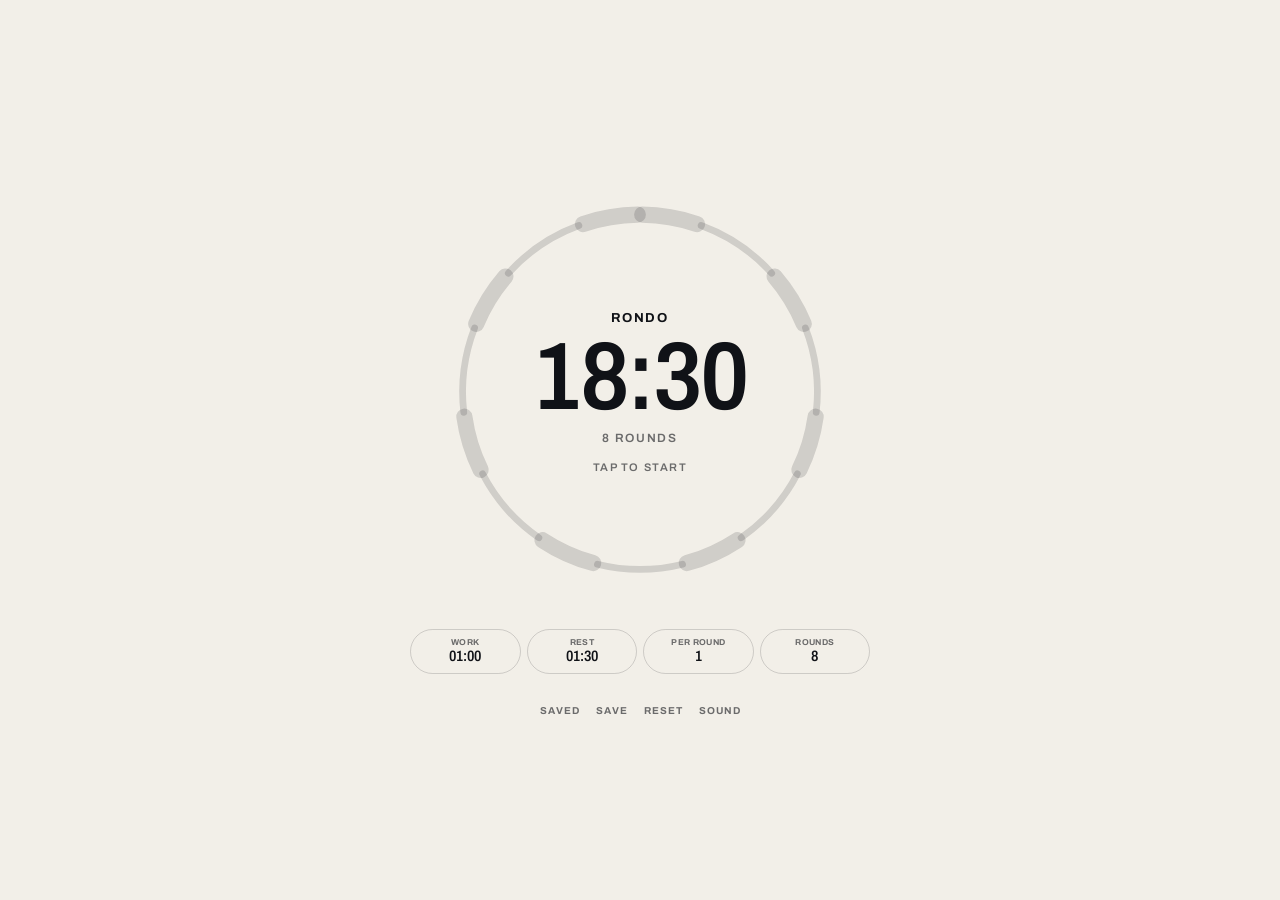
<file: web/index.html>
<!DOCTYPE html>
<html lang="nl">
<head>
<meta charset="utf-8">
<meta name="viewport" content="width=device-width, initial-scale=1, maximum-scale=1">
<title>Rondo</title>
<meta name="description" content="Intervaltraining als cirkelpartituur.">
<meta name="theme-color" content="#f2efe8" media="(prefers-color-scheme: light)">
<meta name="theme-color" content="#101217" media="(prefers-color-scheme: dark)">
<meta name="apple-mobile-web-app-capable" content="yes">
<meta name="mobile-web-app-capable" content="yes">
<meta name="apple-mobile-web-app-status-bar-style" content="default">
<meta name="apple-mobile-web-app-title" content="Rondo">
<link rel="manifest" href="manifest.webmanifest">
<link rel="apple-touch-icon" href="icons/icon-180.png">
<link rel="icon" href="icons/icon-192.png">
<link rel="preconnect" href="https://fonts.googleapis.com">
<link rel="preconnect" href="https://fonts.gstatic.com" crossorigin>
<link rel="stylesheet" href="https://fonts.googleapis.com/css2?family=Archivo:wdth,wght@62..125,400..700&display=swap">
<link rel="stylesheet" href="styles.css">
</head>
<body>

<main class="stage" id="stage">

  <!-- De cirkelpartituur -->
  <button class="score" id="score" type="button" aria-label="Starten">
    <svg class="ring" id="ring" viewBox="0 0 320 320" aria-hidden="true">
      <g id="arcsDone"></g>
      <g id="arcsNext"></g>
      <g id="arcsNow"></g>
    </svg>

    <div class="readout">
      <span class="phase" id="phase">Rondo</span>
      <span class="clock" id="clock">18:30</span>
      <span class="meta" id="meta">8 rondes · 18:30</span>
      <span class="cue" id="cue">tik om te starten</span>
    </div>
  </button>

  <!-- Instellingen -->
  <nav class="chips" id="chips" aria-label="Instellingen" data-i18n-aria="settings">
    <button class="chip" type="button" data-field="work"><small data-i18n="work">Arbeid</small><b id="vWork">00:45</b></button>
    <button class="chip" type="button" data-field="rest"><small data-i18n="rest">Rust</small><b id="vRest">01:15</b></button>
    <button class="chip" type="button" data-field="exercises"><small data-i18n="perRound">Per ronde</small><b id="vExercises">1</b></button>
    <button class="chip" type="button" data-field="rounds"><small data-i18n="rounds">Rondes</small><b id="vRounds">8</b></button>
    <button class="chip" type="button" data-field="resetRound"><small data-i18n="pause">Pauze</small><b id="vResetRound">00:00</b></button>
  </nav>

  <div class="bar">
    <button class="link" id="btnLibrary" type="button" data-i18n="saved">Bewaard</button>
    <button class="link" id="btnSave" type="button" data-i18n="save">Opslaan</button>
    <button class="link" id="btnReset" type="button" data-i18n="reset">Herstel</button>
    <button class="link" id="btnSound" type="button" aria-pressed="true" data-i18n="sound">Geluid</button>
  </div>
</main>

<!-- Bewerken -->
<div class="sheet-wrap" id="editWrap" hidden>
  <div class="scrim" data-close></div>
  <section class="sheet" role="dialog" aria-modal="true" aria-labelledby="editTitle">
    <h2 id="editTitle">Arbeid</h2>
    <p class="sheet-note" id="editNote" hidden></p>
    <div class="dial">
      <button class="nudge" id="less" type="button" aria-label="Minder" data-i18n-aria="less">–</button>
      <output class="dial-value" id="editValue">00:45</output>
      <button class="nudge" id="more" type="button" aria-label="Meer" data-i18n-aria="more">+</button>
    </div>
    <div class="presets" id="presets"></div>
    <div class="sheet-bar">
      <button class="link" data-close type="button" data-i18n="cancel">Annuleren</button>
      <button class="solid" id="editOk" type="button" data-i18n="done">Klaar</button>
    </div>
  </section>
</div>

<!-- Bewaarde trainingen -->
<div class="sheet-wrap" id="libWrap" hidden>
  <div class="scrim" data-close></div>
  <section class="sheet" role="dialog" aria-modal="true" aria-labelledby="libTitle">
    <h2 id="libTitle" data-i18n="library">Bewaarde trainingen</h2>
    <div class="library" id="library"></div>
    <div class="sheet-bar">
      <button class="link" data-close type="button" data-i18n="close">Sluiten</button>
    </div>
  </section>
</div>

<script src="app.js"></script>
</body>
</html>
</file>
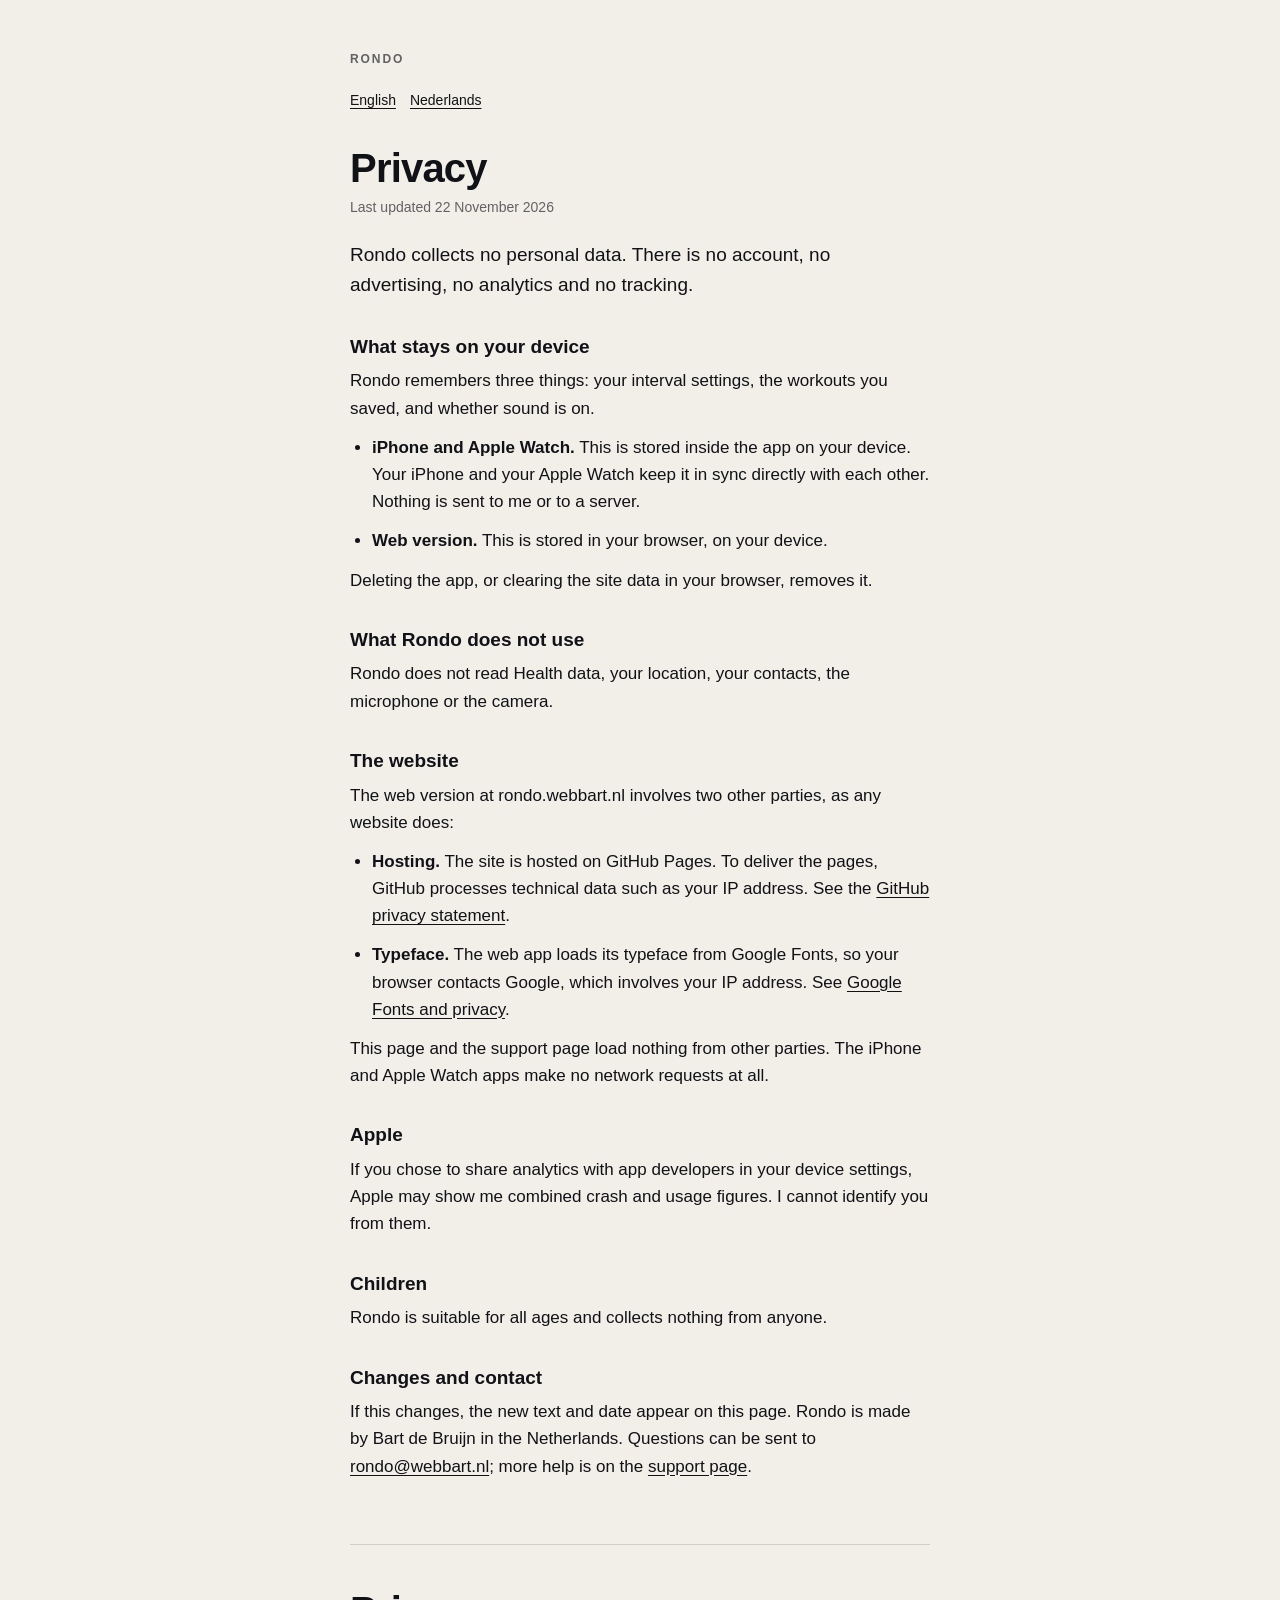
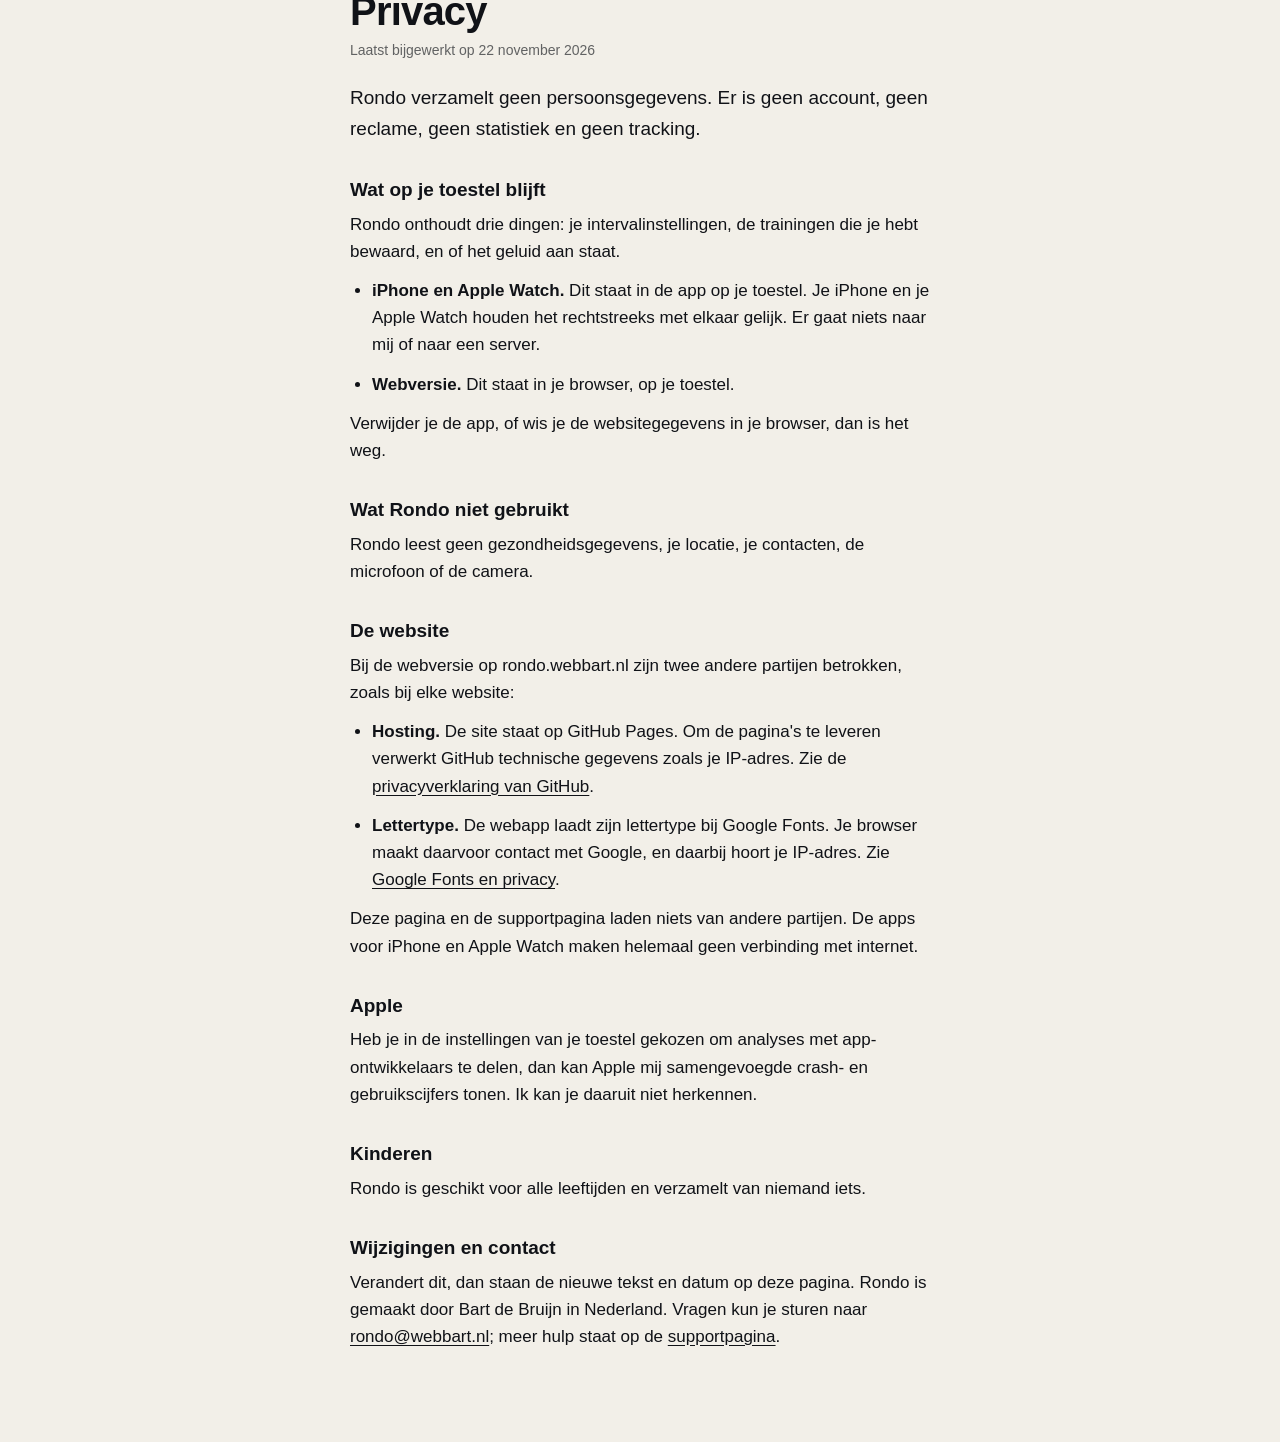
<file: web/privacy.html>
<!DOCTYPE html>
<html lang="en">
<head>
<meta charset="utf-8">
<meta name="viewport" content="width=device-width, initial-scale=1">
<title>Rondo · Privacy</title>
<meta name="description" content="What Rondo does and does not do with your data.">
<meta name="theme-color" content="#f2efe8" media="(prefers-color-scheme: light)">
<meta name="theme-color" content="#101217" media="(prefers-color-scheme: dark)">
<link rel="icon" href="icons/icon-192.png">
<style>
:root { --bg:#f2efe8; --fg:#101217; --mute:rgba(16,18,23,.64); --hair:rgba(16,18,23,.15); --accent:#e31b50; }
@media (prefers-color-scheme: dark) {
  :root { --bg:#101217; --fg:#f2efe8; --mute:rgba(242,239,232,.62); --hair:rgba(242,239,232,.16); --accent:#ff2e63; }
}
* { box-sizing: border-box; }
html { background: var(--bg); }
body { margin: 0; background: var(--bg); color: var(--fg);
  font: 17px/1.6 -apple-system, BlinkMacSystemFont, "Segoe UI", Roboto, "Helvetica Neue", Arial, sans-serif; }
main { max-width: 66ch; margin: 0 auto; padding: 44px 22px 80px; }
.brand { font-size: 12px; font-weight: 700; letter-spacing: .16em; text-transform: uppercase; color: var(--mute); text-decoration: none; }
nav.lang { margin: 18px 0 34px; font-size: 14px; }
nav.lang a { color: var(--fg); margin-right: 14px; }
h1 { font-size: clamp(30px, 6vw, 40px); line-height: 1.1; letter-spacing: -.02em; margin: 0 0 6px; text-wrap: balance; }
h2 { font-size: 19px; line-height: 1.3; margin: 34px 0 8px; text-wrap: balance; }
p, li { margin: 0 0 12px; }
ul { padding-left: 22px; margin: 0 0 12px; }
.lede { font-size: 19px; }
.date { color: var(--mute); font-size: 14px; margin-bottom: 22px; }
a { color: var(--fg); text-underline-offset: 3px; }
a:focus-visible { outline: 2px solid var(--accent); outline-offset: 3px; border-radius: 3px; }
section + section { margin-top: 64px; padding-top: 44px; border-top: 1px solid var(--hair); }
</style>
</head>
<body>
<main>
<a class="brand" href="./">Rondo</a>
<nav class="lang" aria-label="Language"><a href="#en">English</a><a href="#nl">Nederlands</a></nav>

<section id="en" lang="en">
<h1>Privacy</h1>
<p class="date">Last updated 22 November 2026</p>
<p class="lede">Rondo collects no personal data. There is no account, no advertising, no analytics and no tracking.</p>

<h2>What stays on your device</h2>
<p>Rondo remembers three things: your interval settings, the workouts you saved, and whether sound is on.</p>
<ul>
<li><strong>iPhone and Apple Watch.</strong> This is stored inside the app on your device. Your iPhone and your Apple Watch keep it in sync directly with each other. Nothing is sent to me or to a server.</li>
<li><strong>Web version.</strong> This is stored in your browser, on your device.</li>
</ul>
<p>Deleting the app, or clearing the site data in your browser, removes it.</p>

<h2>What Rondo does not use</h2>
<p>Rondo does not read Health data, your location, your contacts, the microphone or the camera.</p>

<h2>The website</h2>
<p>The web version at rondo.webbart.nl involves two other parties, as any website does:</p>
<ul>
<li><strong>Hosting.</strong> The site is hosted on GitHub Pages. To deliver the pages, GitHub processes technical data such as your IP address. See the <a href="https://docs.github.com/site-policy/privacy-policies/github-general-privacy-statement">GitHub privacy statement</a>.</li>
<li><strong>Typeface.</strong> The web app loads its typeface from Google Fonts, so your browser contacts Google, which involves your IP address. See <a href="https://developers.google.com/fonts/faq/privacy">Google Fonts and privacy</a>.</li>
</ul>
<p>This page and the support page load nothing from other parties. The iPhone and Apple Watch apps make no network requests at all.</p>

<h2>Apple</h2>
<p>If you chose to share analytics with app developers in your device settings, Apple may show me combined crash and usage figures. I cannot identify you from them.</p>

<h2>Children</h2>
<p>Rondo is suitable for all ages and collects nothing from anyone.</p>

<h2>Changes and contact</h2>
<p>If this changes, the new text and date appear on this page. Rondo is made by Bart de Bruijn in the Netherlands. Questions can be sent to <a href="mailto:rondo@webbart.nl">rondo@webbart.nl</a>; more help is on the <a href="support.html">support page</a>.</p>
</section>

<section id="nl" lang="nl">
<h1>Privacy</h1>
<p class="date">Laatst bijgewerkt op 22 november 2026</p>
<p class="lede">Rondo verzamelt geen persoonsgegevens. Er is geen account, geen reclame, geen statistiek en geen tracking.</p>

<h2>Wat op je toestel blijft</h2>
<p>Rondo onthoudt drie dingen: je intervalinstellingen, de trainingen die je hebt bewaard, en of het geluid aan staat.</p>
<ul>
<li><strong>iPhone en Apple Watch.</strong> Dit staat in de app op je toestel. Je iPhone en je Apple Watch houden het rechtstreeks met elkaar gelijk. Er gaat niets naar mij of naar een server.</li>
<li><strong>Webversie.</strong> Dit staat in je browser, op je toestel.</li>
</ul>
<p>Verwijder je de app, of wis je de websitegegevens in je browser, dan is het weg.</p>

<h2>Wat Rondo niet gebruikt</h2>
<p>Rondo leest geen gezondheidsgegevens, je locatie, je contacten, de microfoon of de camera.</p>

<h2>De website</h2>
<p>Bij de webversie op rondo.webbart.nl zijn twee andere partijen betrokken, zoals bij elke website:</p>
<ul>
<li><strong>Hosting.</strong> De site staat op GitHub Pages. Om de pagina's te leveren verwerkt GitHub technische gegevens zoals je IP-adres. Zie de <a href="https://docs.github.com/site-policy/privacy-policies/github-general-privacy-statement">privacyverklaring van GitHub</a>.</li>
<li><strong>Lettertype.</strong> De webapp laadt zijn lettertype bij Google Fonts. Je browser maakt daarvoor contact met Google, en daarbij hoort je IP-adres. Zie <a href="https://developers.google.com/fonts/faq/privacy">Google Fonts en privacy</a>.</li>
</ul>
<p>Deze pagina en de supportpagina laden niets van andere partijen. De apps voor iPhone en Apple Watch maken helemaal geen verbinding met internet.</p>

<h2>Apple</h2>
<p>Heb je in de instellingen van je toestel gekozen om analyses met app-ontwikkelaars te delen, dan kan Apple mij samengevoegde crash- en gebruikscijfers tonen. Ik kan je daaruit niet herkennen.</p>

<h2>Kinderen</h2>
<p>Rondo is geschikt voor alle leeftijden en verzamelt van niemand iets.</p>

<h2>Wijzigingen en contact</h2>
<p>Verandert dit, dan staan de nieuwe tekst en datum op deze pagina. Rondo is gemaakt door Bart de Bruijn in Nederland. Vragen kun je sturen naar <a href="mailto:rondo@webbart.nl">rondo@webbart.nl</a>; meer hulp staat op de <a href="support.html">supportpagina</a>.</p>
</section>

</main>
</body>
</html>
</file>
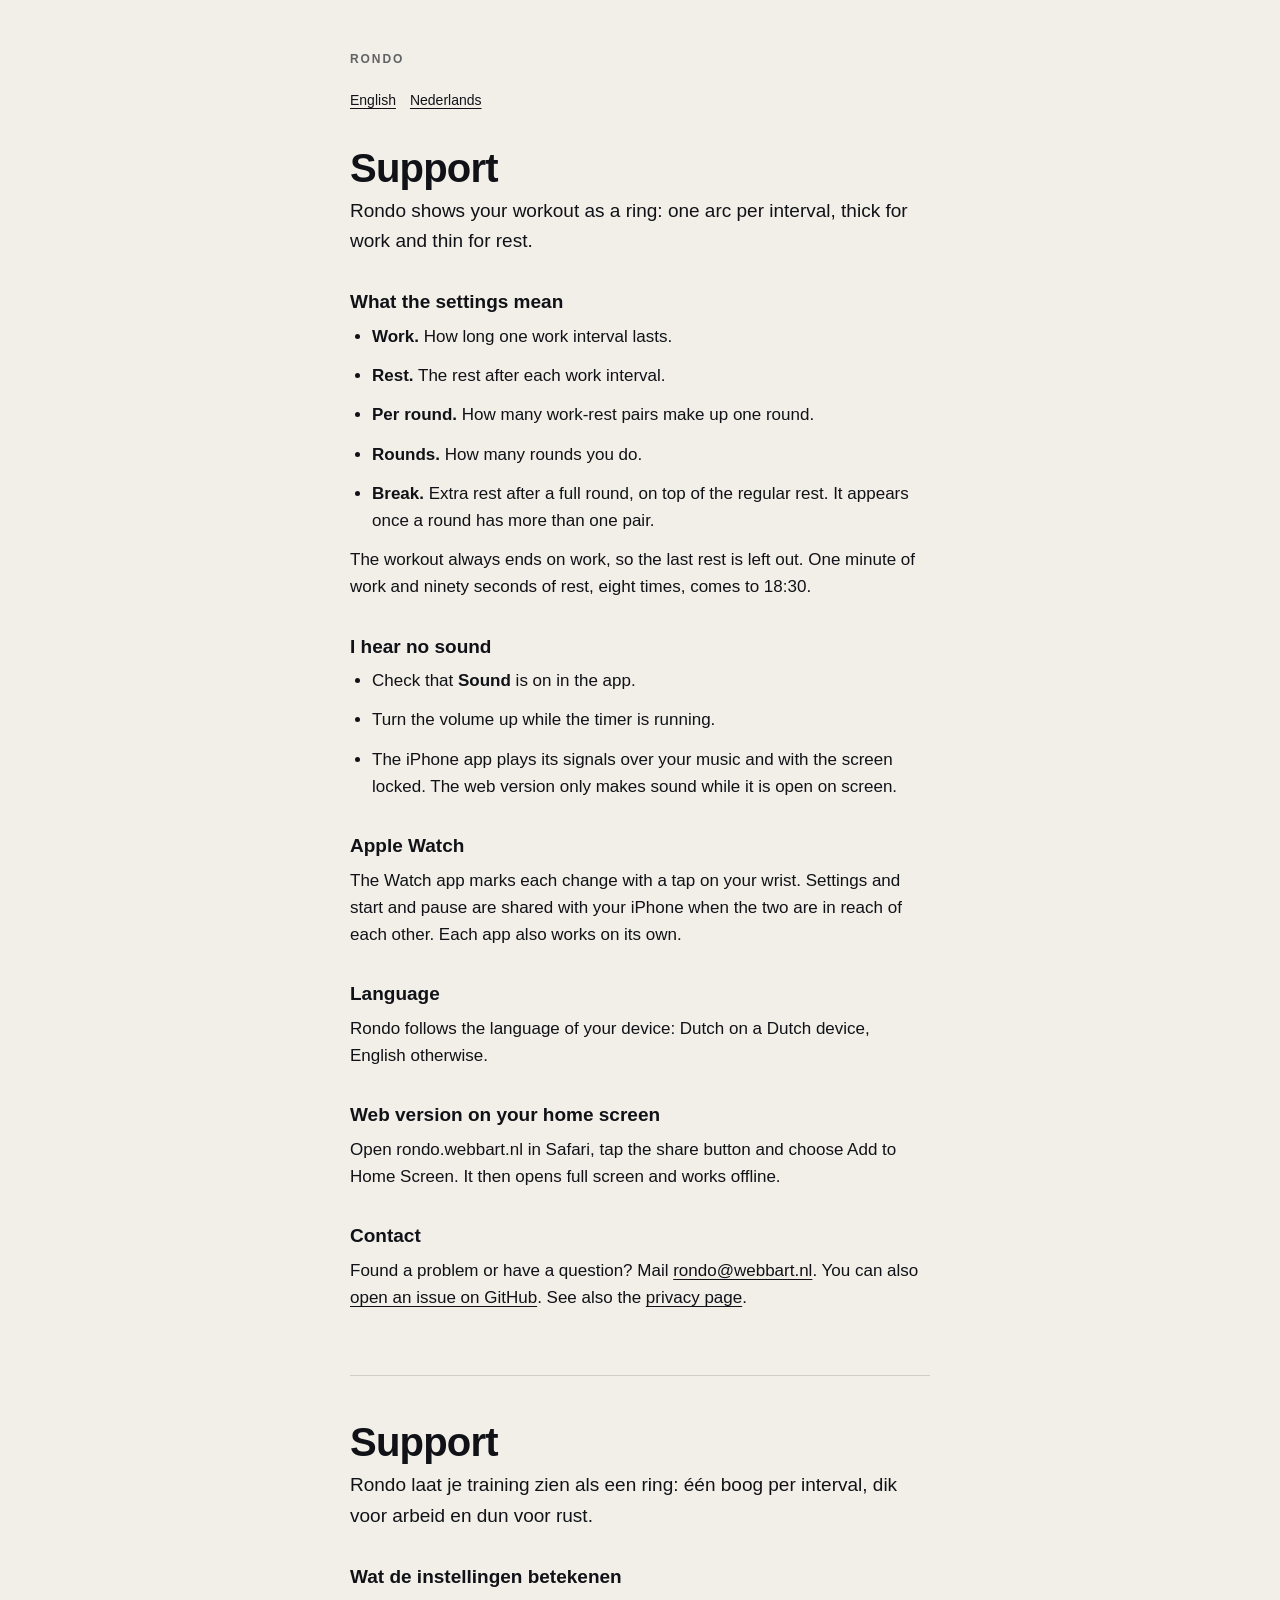
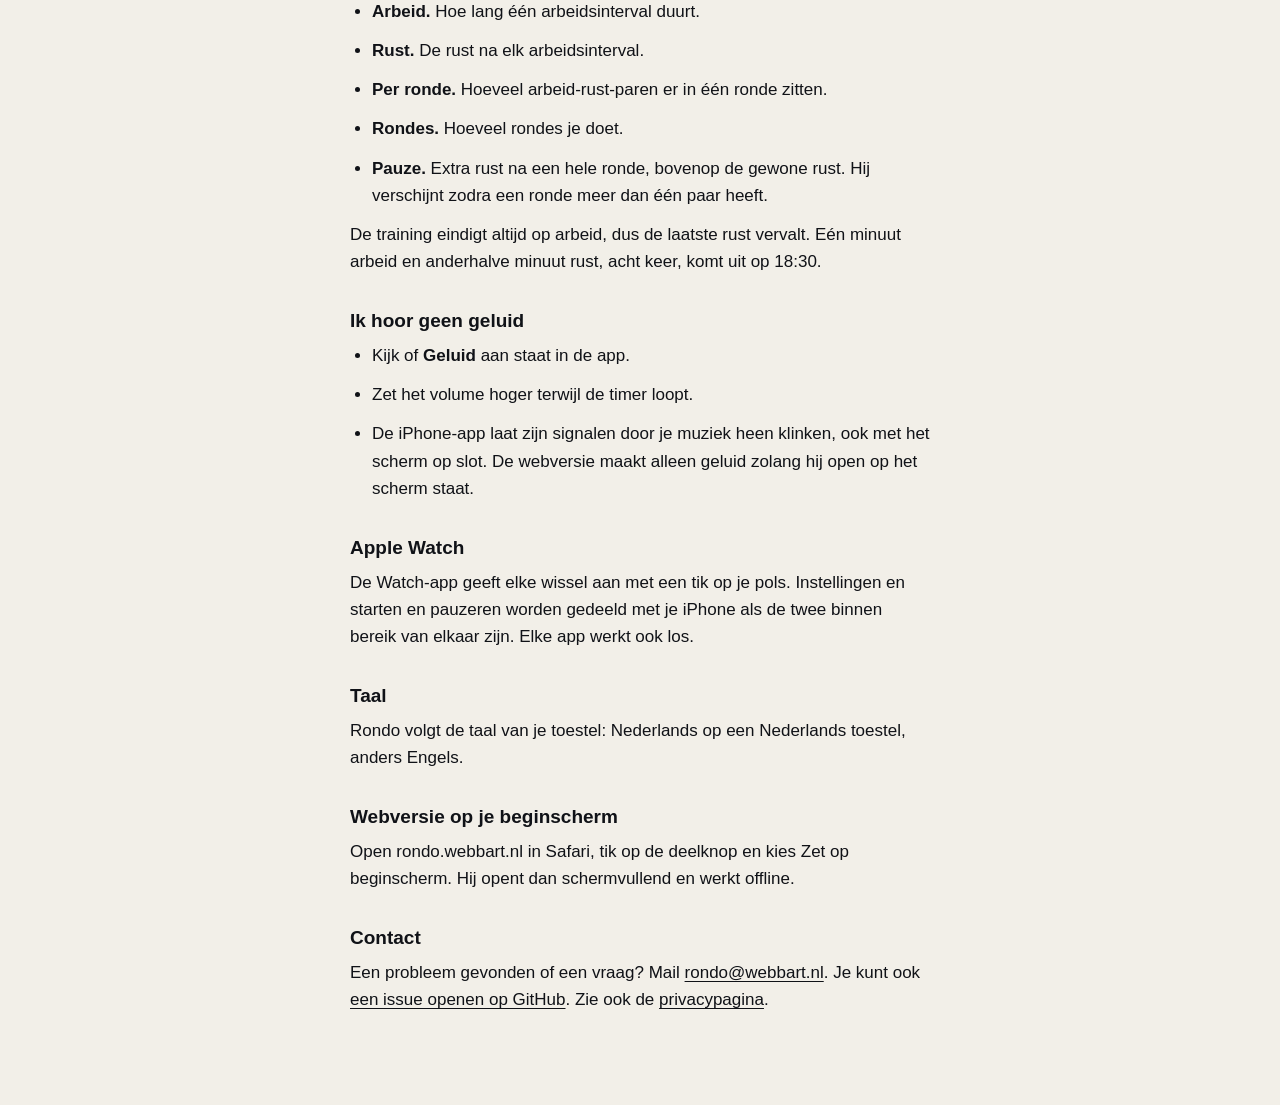
<file: web/support.html>
<!DOCTYPE html>
<html lang="en">
<head>
<meta charset="utf-8">
<meta name="viewport" content="width=device-width, initial-scale=1">
<title>Rondo · Support</title>
<meta name="description" content="Help with the Rondo interval timer.">
<meta name="theme-color" content="#f2efe8" media="(prefers-color-scheme: light)">
<meta name="theme-color" content="#101217" media="(prefers-color-scheme: dark)">
<link rel="icon" href="icons/icon-192.png">
<style>
:root { --bg:#f2efe8; --fg:#101217; --mute:rgba(16,18,23,.64); --hair:rgba(16,18,23,.15); --accent:#e31b50; }
@media (prefers-color-scheme: dark) {
  :root { --bg:#101217; --fg:#f2efe8; --mute:rgba(242,239,232,.62); --hair:rgba(242,239,232,.16); --accent:#ff2e63; }
}
* { box-sizing: border-box; }
html { background: var(--bg); }
body { margin: 0; background: var(--bg); color: var(--fg);
  font: 17px/1.6 -apple-system, BlinkMacSystemFont, "Segoe UI", Roboto, "Helvetica Neue", Arial, sans-serif; }
main { max-width: 66ch; margin: 0 auto; padding: 44px 22px 80px; }
.brand { font-size: 12px; font-weight: 700; letter-spacing: .16em; text-transform: uppercase; color: var(--mute); text-decoration: none; }
nav.lang { margin: 18px 0 34px; font-size: 14px; }
nav.lang a { color: var(--fg); margin-right: 14px; }
h1 { font-size: clamp(30px, 6vw, 40px); line-height: 1.1; letter-spacing: -.02em; margin: 0 0 6px; text-wrap: balance; }
h2 { font-size: 19px; line-height: 1.3; margin: 34px 0 8px; text-wrap: balance; }
p, li { margin: 0 0 12px; }
ul { padding-left: 22px; margin: 0 0 12px; }
.lede { font-size: 19px; }
.date { color: var(--mute); font-size: 14px; margin-bottom: 22px; }
a { color: var(--fg); text-underline-offset: 3px; }
a:focus-visible { outline: 2px solid var(--accent); outline-offset: 3px; border-radius: 3px; }
section + section { margin-top: 64px; padding-top: 44px; border-top: 1px solid var(--hair); }
</style>
</head>
<body>
<main>
<a class="brand" href="./">Rondo</a>
<nav class="lang" aria-label="Language"><a href="#en">English</a><a href="#nl">Nederlands</a></nav>

<section id="en" lang="en">
<h1>Support</h1>
<p class="lede">Rondo shows your workout as a ring: one arc per interval, thick for work and thin for rest.</p>

<h2>What the settings mean</h2>
<ul>
<li><strong>Work.</strong> How long one work interval lasts.</li>
<li><strong>Rest.</strong> The rest after each work interval.</li>
<li><strong>Per round.</strong> How many work-rest pairs make up one round.</li>
<li><strong>Rounds.</strong> How many rounds you do.</li>
<li><strong>Break.</strong> Extra rest after a full round, on top of the regular rest. It appears once a round has more than one pair.</li>
</ul>
<p>The workout always ends on work, so the last rest is left out. One minute of work and ninety seconds of rest, eight times, comes to 18:30.</p>

<h2>I hear no sound</h2>
<ul>
<li>Check that <strong>Sound</strong> is on in the app.</li>
<li>Turn the volume up while the timer is running.</li>
<li>The iPhone app plays its signals over your music and with the screen locked. The web version only makes sound while it is open on screen.</li>
</ul>

<h2>Apple Watch</h2>
<p>The Watch app marks each change with a tap on your wrist. Settings and start and pause are shared with your iPhone when the two are in reach of each other. Each app also works on its own.</p>

<h2>Language</h2>
<p>Rondo follows the language of your device: Dutch on a Dutch device, English otherwise.</p>

<h2>Web version on your home screen</h2>
<p>Open rondo.webbart.nl in Safari, tap the share button and choose Add to Home Screen. It then opens full screen and works offline.</p>

<h2>Contact</h2>
<p>Found a problem or have a question? Mail <a href="mailto:rondo@webbart.nl">rondo@webbart.nl</a>. You can also <a href="https://github.com/bbruijn/rondo/issues">open an issue on GitHub</a>. See also the <a href="privacy.html">privacy page</a>.</p>
</section>

<section id="nl" lang="nl">
<h1>Support</h1>
<p class="lede">Rondo laat je training zien als een ring: één boog per interval, dik voor arbeid en dun voor rust.</p>

<h2>Wat de instellingen betekenen</h2>
<ul>
<li><strong>Arbeid.</strong> Hoe lang één arbeidsinterval duurt.</li>
<li><strong>Rust.</strong> De rust na elk arbeidsinterval.</li>
<li><strong>Per ronde.</strong> Hoeveel arbeid-rust-paren er in één ronde zitten.</li>
<li><strong>Rondes.</strong> Hoeveel rondes je doet.</li>
<li><strong>Pauze.</strong> Extra rust na een hele ronde, bovenop de gewone rust. Hij verschijnt zodra een ronde meer dan één paar heeft.</li>
</ul>
<p>De training eindigt altijd op arbeid, dus de laatste rust vervalt. Eén minuut arbeid en anderhalve minuut rust, acht keer, komt uit op 18:30.</p>

<h2>Ik hoor geen geluid</h2>
<ul>
<li>Kijk of <strong>Geluid</strong> aan staat in de app.</li>
<li>Zet het volume hoger terwijl de timer loopt.</li>
<li>De iPhone-app laat zijn signalen door je muziek heen klinken, ook met het scherm op slot. De webversie maakt alleen geluid zolang hij open op het scherm staat.</li>
</ul>

<h2>Apple Watch</h2>
<p>De Watch-app geeft elke wissel aan met een tik op je pols. Instellingen en starten en pauzeren worden gedeeld met je iPhone als de twee binnen bereik van elkaar zijn. Elke app werkt ook los.</p>

<h2>Taal</h2>
<p>Rondo volgt de taal van je toestel: Nederlands op een Nederlands toestel, anders Engels.</p>

<h2>Webversie op je beginscherm</h2>
<p>Open rondo.webbart.nl in Safari, tik op de deelknop en kies Zet op beginscherm. Hij opent dan schermvullend en werkt offline.</p>

<h2>Contact</h2>
<p>Een probleem gevonden of een vraag? Mail <a href="mailto:rondo@webbart.nl">rondo@webbart.nl</a>. Je kunt ook <a href="https://github.com/bbruijn/rondo/issues">een issue openen op GitHub</a>. Zie ook de <a href="privacy.html">privacypagina</a>.</p>
</section>

</main>
</body>
</html>
</file>
<file: web/styles.css>
/* Rondo — de cirkelpartituur. Zie BRAND.md. */

:root {
  --ink: #101217;
  --ink-2: #191c23;
  --bone: #f2efe8;
  --pulse: #ff2e63;
  --deep: #00c2a8;
  --amber: #ffb443;

  --bg: var(--ink);
  --fg: var(--bone);
  --raised: var(--ink-2);
  --hair: rgba(242, 239, 232, .18);
  --mute: rgba(242, 239, 232, .55);
  --accent: var(--bone);

  --safe-t: env(safe-area-inset-top, 0px);
  --safe-b: env(safe-area-inset-bottom, 0px);
}

/* Papier: dezelfde partituur, omgekeerd. Accenten een tint dieper zodat ze
   op bot leesbaar blijven. */
@media (prefers-color-scheme: light) {
  :root:not([data-theme="dark"]) {
    --pulse: #e31b50;
    --deep: #00897b;
    --amber: #a86a00;
    --bg: var(--bone);
    --fg: var(--ink);
    --raised: #e6e2d9;
    --hair: rgba(16, 18, 23, .16);
    --mute: rgba(16, 18, 23, .6);
    --accent: var(--ink);
  }
}

:root[data-theme="light"] {
  --pulse: #e31b50;
  --deep: #00897b;
  --amber: #a86a00;
  --bg: var(--bone);
  --fg: var(--ink);
  --raised: #e6e2d9;
  --hair: rgba(16, 18, 23, .16);
  --mute: rgba(16, 18, 23, .6);
  --accent: var(--ink);
}

* { box-sizing: border-box; -webkit-tap-highlight-color: transparent; }

/* iOS negeert user-scalable=no. touch-action: manipulation zet alleen de
   dubbeltik-zoom uit — knijpen om te vergroten blijft gewoon werken. */
button, .chip, .preset, .link, .nudge, .solid, .score, .saved { touch-action: manipulation; }

/* Vaste schil: het document zelf scrolt of verschuift nooit. Alles wat kan
   scrollen doet dat binnen .stage. Op iOS is dat de enige opzet waarbij een
   beginscherm-app zijn aanraakzones niet kan laten wegdrijven. */
html, body {
  margin: 0;
  height: 100%;
  overflow: hidden;
  background: var(--bg);
  color: var(--fg);
  font-family: Archivo, system-ui, -apple-system, "Segoe UI", sans-serif;
  -webkit-user-select: none;
  user-select: none;
  overscroll-behavior: none;
  transition: background-color .4s ease, color .4s ease;
}

body.is-work { --accent: var(--pulse); }
body.is-rest { --accent: var(--deep); }
body.is-reset { --accent: var(--amber); }

body { position: fixed; inset: 0; }

/* ── Toneel ─────────────────────────────────────────────────────── */
.stage {
  position: absolute;
  inset: 0;
  overflow-y: auto;
  -webkit-overflow-scrolling: touch;
  overscroll-behavior: contain;
  display: flex;
  flex-direction: column;
  align-items: center;
  gap: 22px;
  padding: calc(var(--safe-t) + 16px) 14px calc(var(--safe-b) + 14px);
}

/* Verticaal centreren met auto-marges: anders dan justify-content: center
   blijft de bovenkant bereikbaar als de inhoud hoger is dan het scherm. */
.stage > :first-child { margin-top: auto; }
.stage > :last-child { margin-bottom: auto; }

/* ── De partituur ───────────────────────────────────────────────── */
.score {
  position: relative;
  width: min(88vw, 50svh, 430px);
  aspect-ratio: 1;
  flex: 0 0 auto;
  border: 0;
  padding: 0;
  background: none;
  color: inherit;
  font: inherit;
  cursor: pointer;
  display: grid;
  place-items: center;
}

.ring { position: absolute; inset: 0; width: 100%; height: 100%; overflow: visible; }

.ring path {
  fill: none;
  stroke-linecap: round;
  transition: stroke .4s ease, opacity .4s ease;
}

.readout {
  display: flex;
  flex-direction: column;
  align-items: center;
  gap: 2px;
  pointer-events: none;
}

.phase {
  font-size: clamp(11px, 2.9vw, 13px);
  font-weight: 700;
  letter-spacing: .14em;
  text-transform: uppercase;
  color: var(--accent);
  transition: color .4s ease;
}

.clock {
  font-size: clamp(54px, 17vw, 96px);
  font-weight: 600;
  font-variation-settings: "wdth" 85, "wght" 600;
  font-variant-numeric: tabular-nums;
  letter-spacing: -.02em;
  line-height: 1;
  margin: 2px 0 4px;
}

.meta {
  font-size: clamp(10px, 2.6vw, 12px);
  font-weight: 600;
  letter-spacing: .14em;
  text-transform: uppercase;
  color: var(--mute);
}

.cue {
  margin-top: 14px;
  font-size: 11px;
  font-weight: 600;
  letter-spacing: .14em;
  text-transform: uppercase;
  color: var(--mute);
  opacity: 1;
  transition: opacity .3s ease;
  pointer-events: none;
}
.score.is-live .cue { opacity: 0; }

/* ── Instelchips ────────────────────────────────────────────────── */
.chips {
  display: grid;
  grid-auto-flow: column;
  grid-auto-columns: minmax(0, 1fr);
  gap: 6px;
  width: 100%;
  max-width: 460px;
}

.chip[hidden] { display: none; }

@media (max-width: 330px) {
  .chips { grid-auto-flow: row; grid-template-columns: repeat(3, minmax(0, 1fr)); }
}

.chip {
  display: flex;
  flex-direction: column;
  align-items: center;
  gap: 1px;
  min-width: 0;
  padding: 8px 4px 9px;
  border: 1px solid var(--hair);
  border-radius: 999px;
  background: none;
  color: var(--fg);
  font: inherit;
  cursor: pointer;
  transition: border-color .2s ease, background-color .2s ease;
}
.chip:active { background: var(--raised); }
.chip.is-live { border-color: var(--accent); }

.chip small {
  font-size: 8.5px;
  font-weight: 700;
  letter-spacing: .04em;
  text-transform: uppercase;
  white-space: nowrap;
  color: var(--mute);
}

.chip b {
  font-size: 15px;
  font-weight: 600;
  font-variation-settings: "wdth" 80, "wght" 600;
  font-variant-numeric: tabular-nums;
}

/* ── Onderbalk ──────────────────────────────────────────────────── */
.bar { display: flex; justify-content: center; gap: 2px; }

.link {
  border: 0;
  background: none;
  color: var(--mute);
  font: inherit;
  font-size: 10px;
  font-weight: 700;
  letter-spacing: .1em;
  text-transform: uppercase;
  padding: 9px 7px;
  cursor: pointer;
  transition: color .2s ease;
}
.link:hover, .link:focus-visible { color: var(--fg); }
.link[aria-pressed="false"] { opacity: .45; }

:focus-visible { outline: 2px solid var(--accent); outline-offset: 3px; border-radius: 4px; }

/* ── Sheets ─────────────────────────────────────────────────────── */
.sheet-wrap {
  position: absolute;
  inset: 0;
  z-index: 20;
}
.sheet-wrap[hidden] { display: none; }
/* touch-action: none — slepen op de donkere laag mag de pagina niet scrollen. */
.scrim { position: absolute; inset: 0; background: rgba(0, 0, 0, .6); touch-action: none; }

.sheet {
  position: absolute;
  left: 0;
  right: 0;
  bottom: 0;
  margin: 0 auto;
  width: min(100%, 460px);
  background: var(--bg);
  border: 1px solid var(--hair);
  border-bottom: 0;
  border-radius: 20px 20px 0 0;
  padding: 22px 20px calc(var(--safe-b) + 24px);
  animation: rise .2s ease-out;
}

/* Bewust zonder transform: een verschoven laag kan op iOS zijn aanraakzone
   op de oude plek houden, waardoor je net naast de knoppen tikt. */
@keyframes rise { from { opacity: 0; } }

.sheet-note {
  margin: -12px 0 18px;
  font-size: 13px;
  line-height: 1.45;
  color: var(--mute);
  text-align: center;
}
.sheet-note[hidden] { display: none; }

.sheet h2 {
  margin: 0 0 20px;
  font-size: 11px;
  font-weight: 700;
  letter-spacing: .16em;
  text-transform: uppercase;
  color: var(--mute);
  text-align: center;
}

.dial { display: grid; grid-template-columns: 56px 1fr 56px; align-items: center; gap: 10px; }

.nudge {
  height: 56px;
  border: 1px solid var(--hair);
  border-radius: 50%;
  background: none;
  color: var(--fg);
  font-size: 24px;
  font-weight: 400;
  cursor: pointer;
}
.nudge:active { background: var(--raised); }

.dial-value {
  text-align: center;
  font-size: 46px;
  font-weight: 600;
  font-variation-settings: "wdth" 85, "wght" 600;
  font-variant-numeric: tabular-nums;
  letter-spacing: -.02em;
}

.presets {
  display: grid;
  grid-template-columns: repeat(3, minmax(0, 1fr));
  gap: 8px;
  margin-top: 20px;
}

.preset {
  border: 1px solid var(--hair);
  border-radius: 999px;
  background: none;
  color: var(--fg);
  min-height: 46px;
  padding: 8px 10px;
  font: inherit;
  font-size: 14px;
  font-weight: 600;
  font-variant-numeric: tabular-nums;
  cursor: pointer;
}
.preset[aria-pressed="true"] { background: var(--fg); border-color: var(--fg); color: var(--bg); }

.sheet-bar { display: flex; align-items: center; justify-content: space-between; gap: 10px; margin-top: 22px; }

.solid {
  flex: 1;
  min-height: 48px;
  border: 0;
  border-radius: 999px;
  background: var(--fg);
  color: var(--bg);
  font: inherit;
  font-size: 12px;
  font-weight: 700;
  letter-spacing: .14em;
  text-transform: uppercase;
  cursor: pointer;
}

.library { display: flex; flex-direction: column; gap: 7px; max-height: 46svh; overflow-y: auto; }

.saved {
  display: grid;
  grid-template-columns: 1fr auto;
  align-items: center;
  gap: 10px;
  padding: 13px 16px;
  border: 1px solid var(--hair);
  border-radius: 14px;
  background: none;
  color: var(--fg);
  font: inherit;
  text-align: left;
  cursor: pointer;
}
.saved:active { background: var(--raised); }
.saved b { font-size: 14px; font-weight: 600; }
.saved small { display: block; margin-top: 2px; font-size: 12px; color: var(--mute); font-variant-numeric: tabular-nums; }
.saved span { font-size: 11px; font-weight: 700; letter-spacing: .12em; color: var(--mute); }

.empty { padding: 20px 0; text-align: center; font-size: 13px; color: var(--mute); }

/* ── Landschap ──────────────────────────────────────────────────── */
@media (orientation: landscape) and (max-height: 540px) {
  .stage { flex-direction: row; flex-wrap: wrap; gap: 24px; }
  .score { width: min(42svh, 300px); }
  .chips { max-width: 260px; }
  .bar { flex-basis: 100%; }
}

@media (prefers-reduced-motion: reduce) {
  * { animation: none !important; }
  html, body, .ring path, .phase { transition: none !important; }
}
</file>
